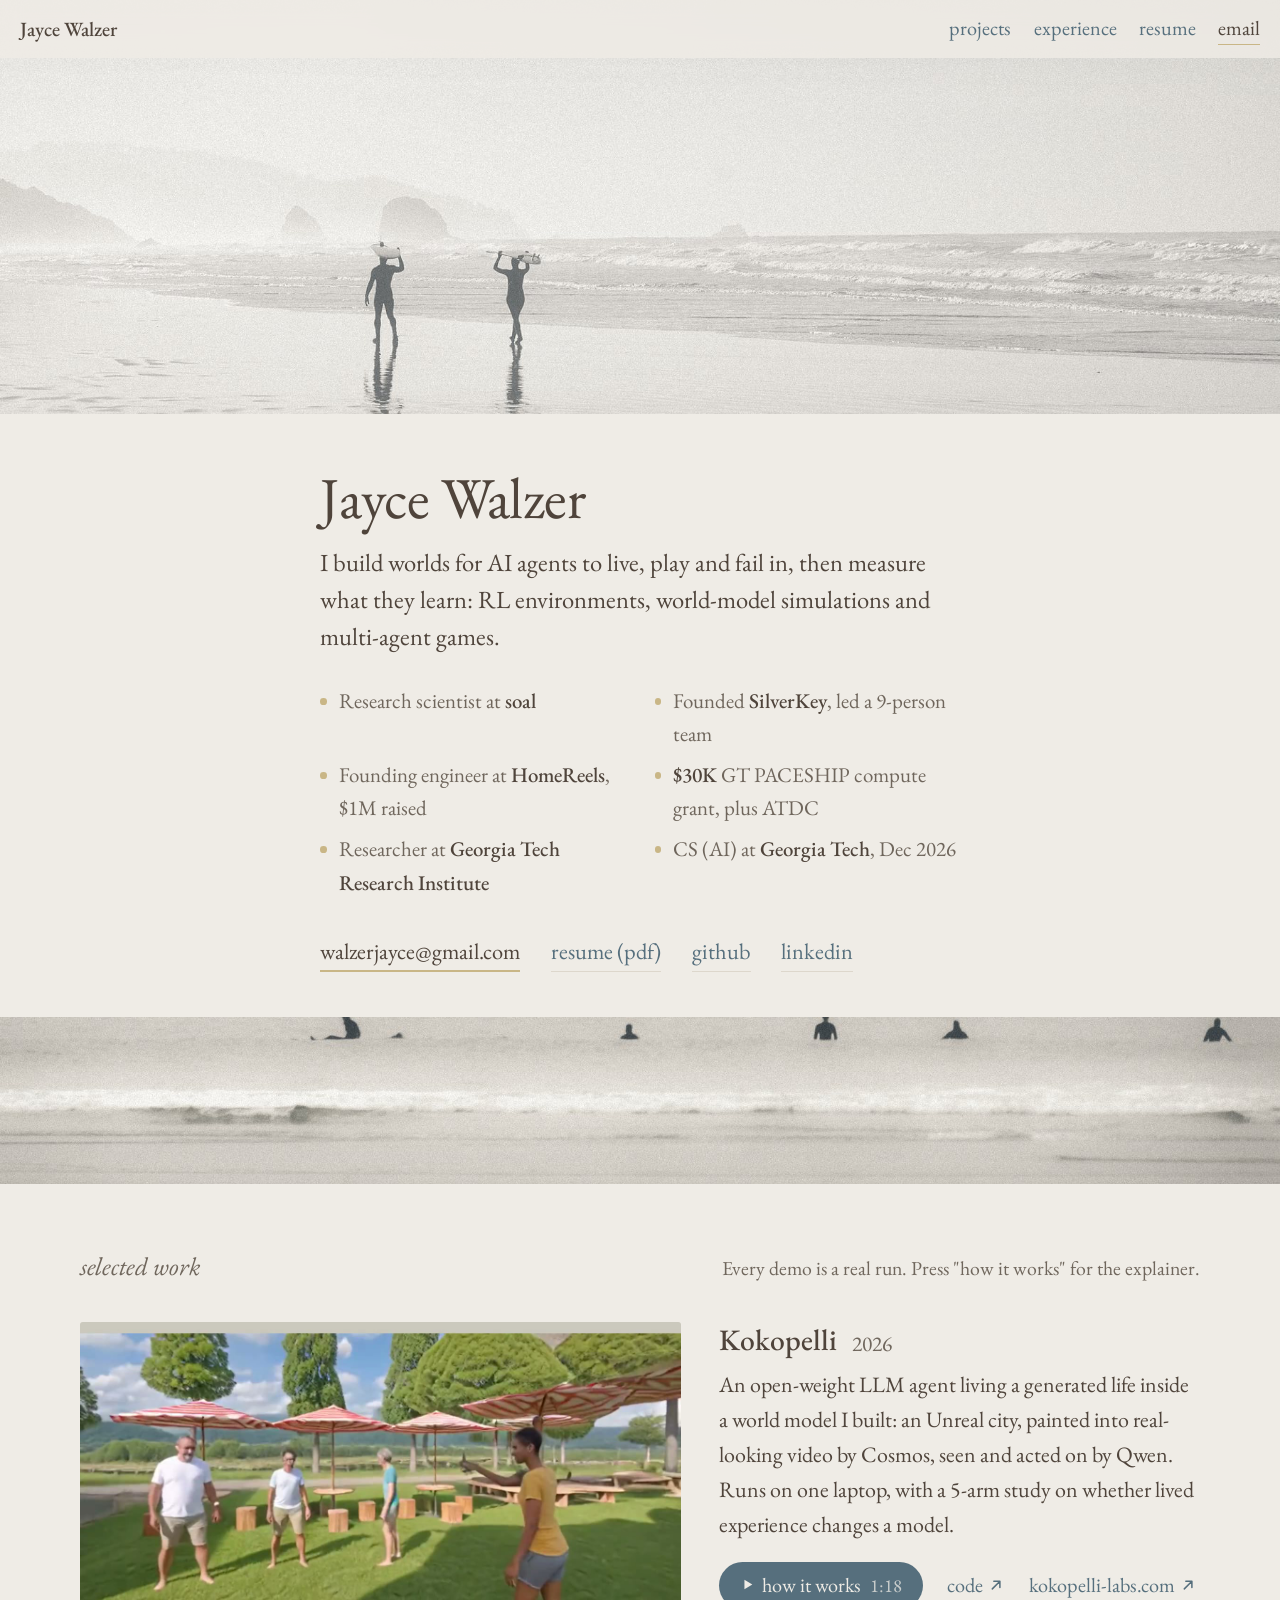
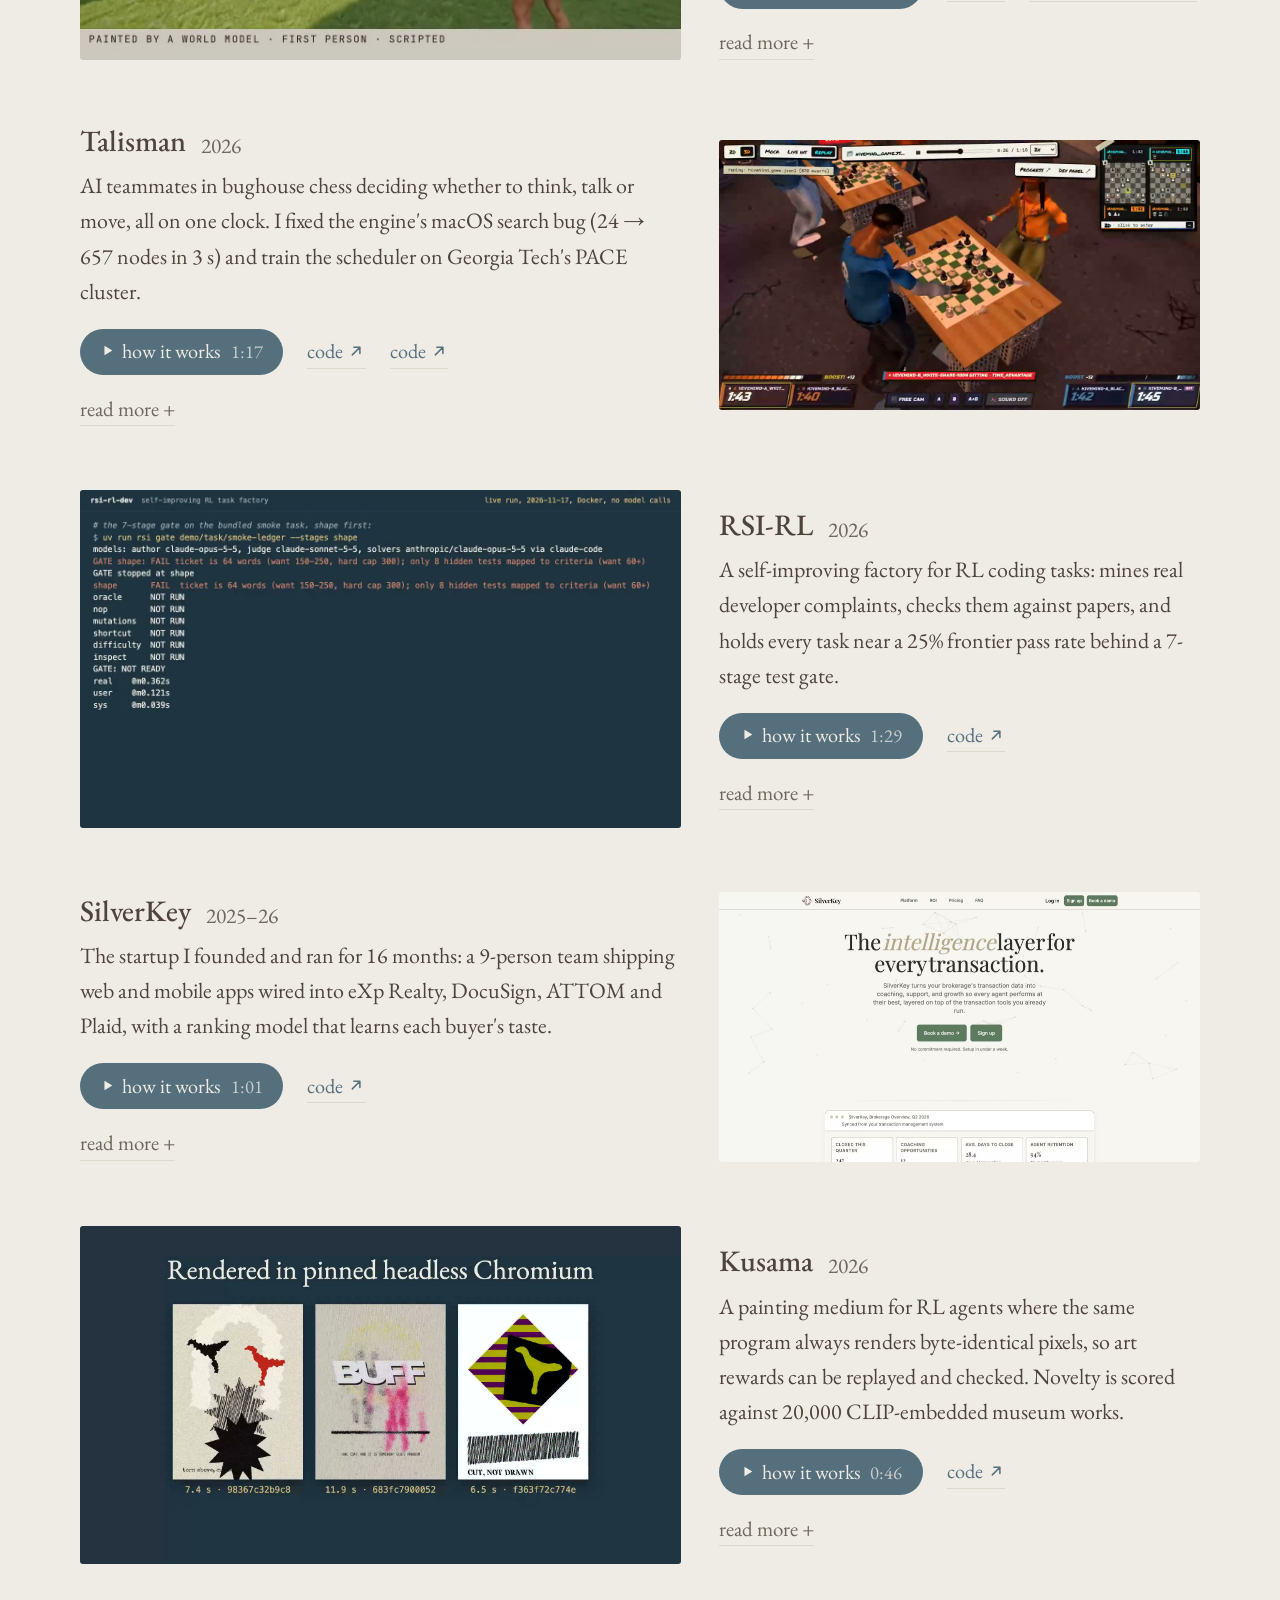
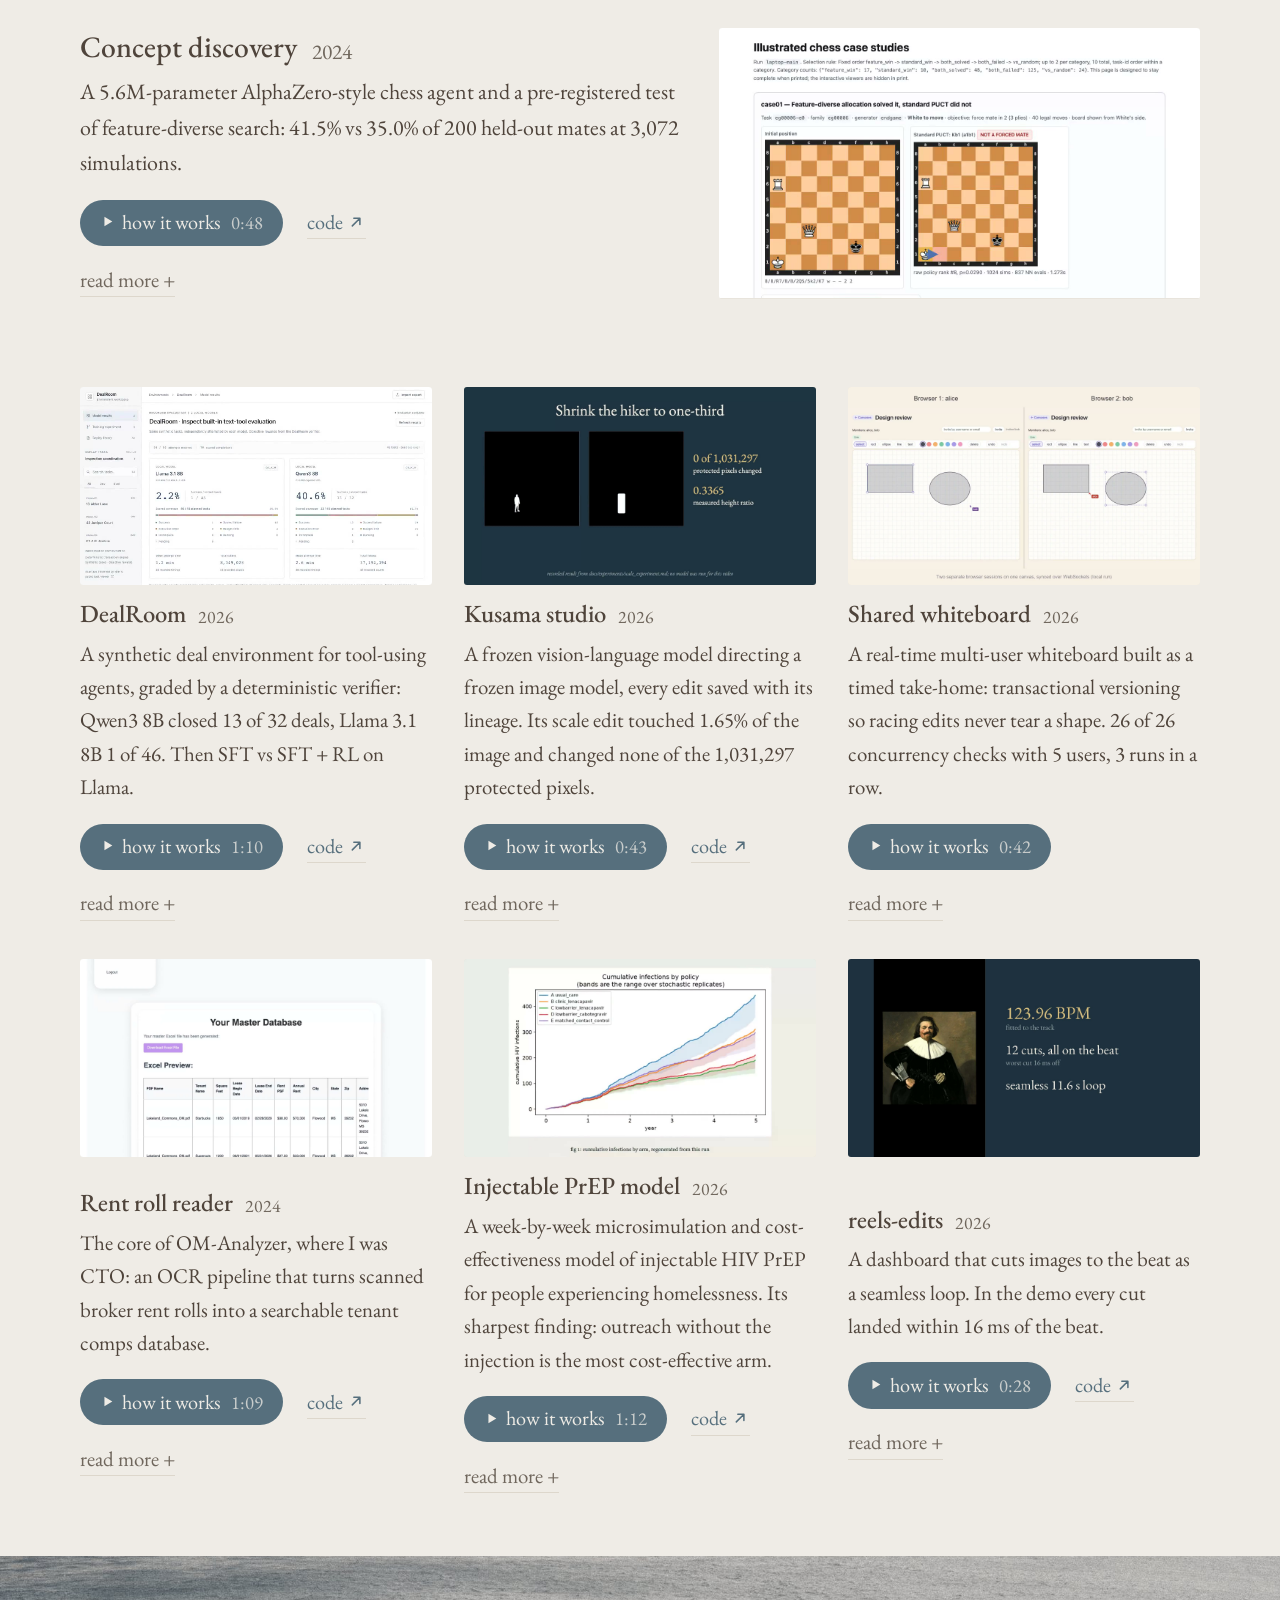
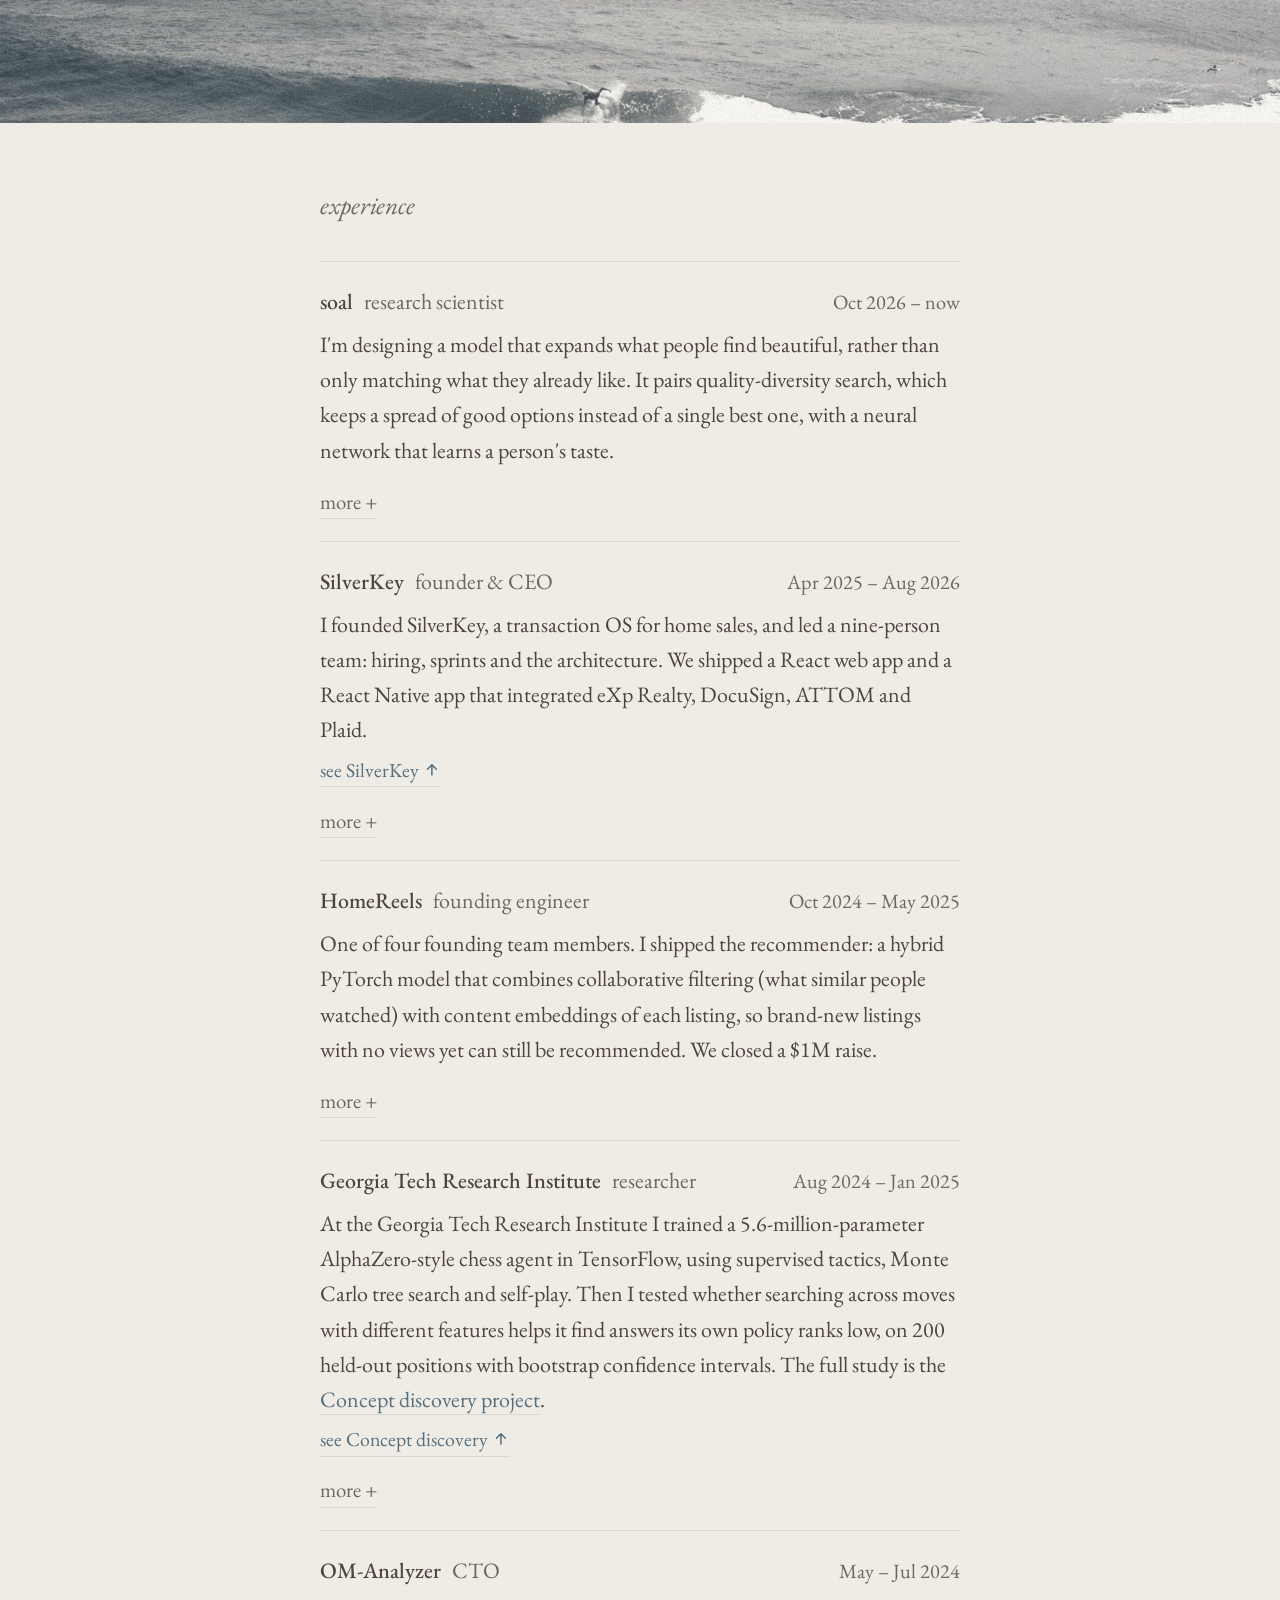
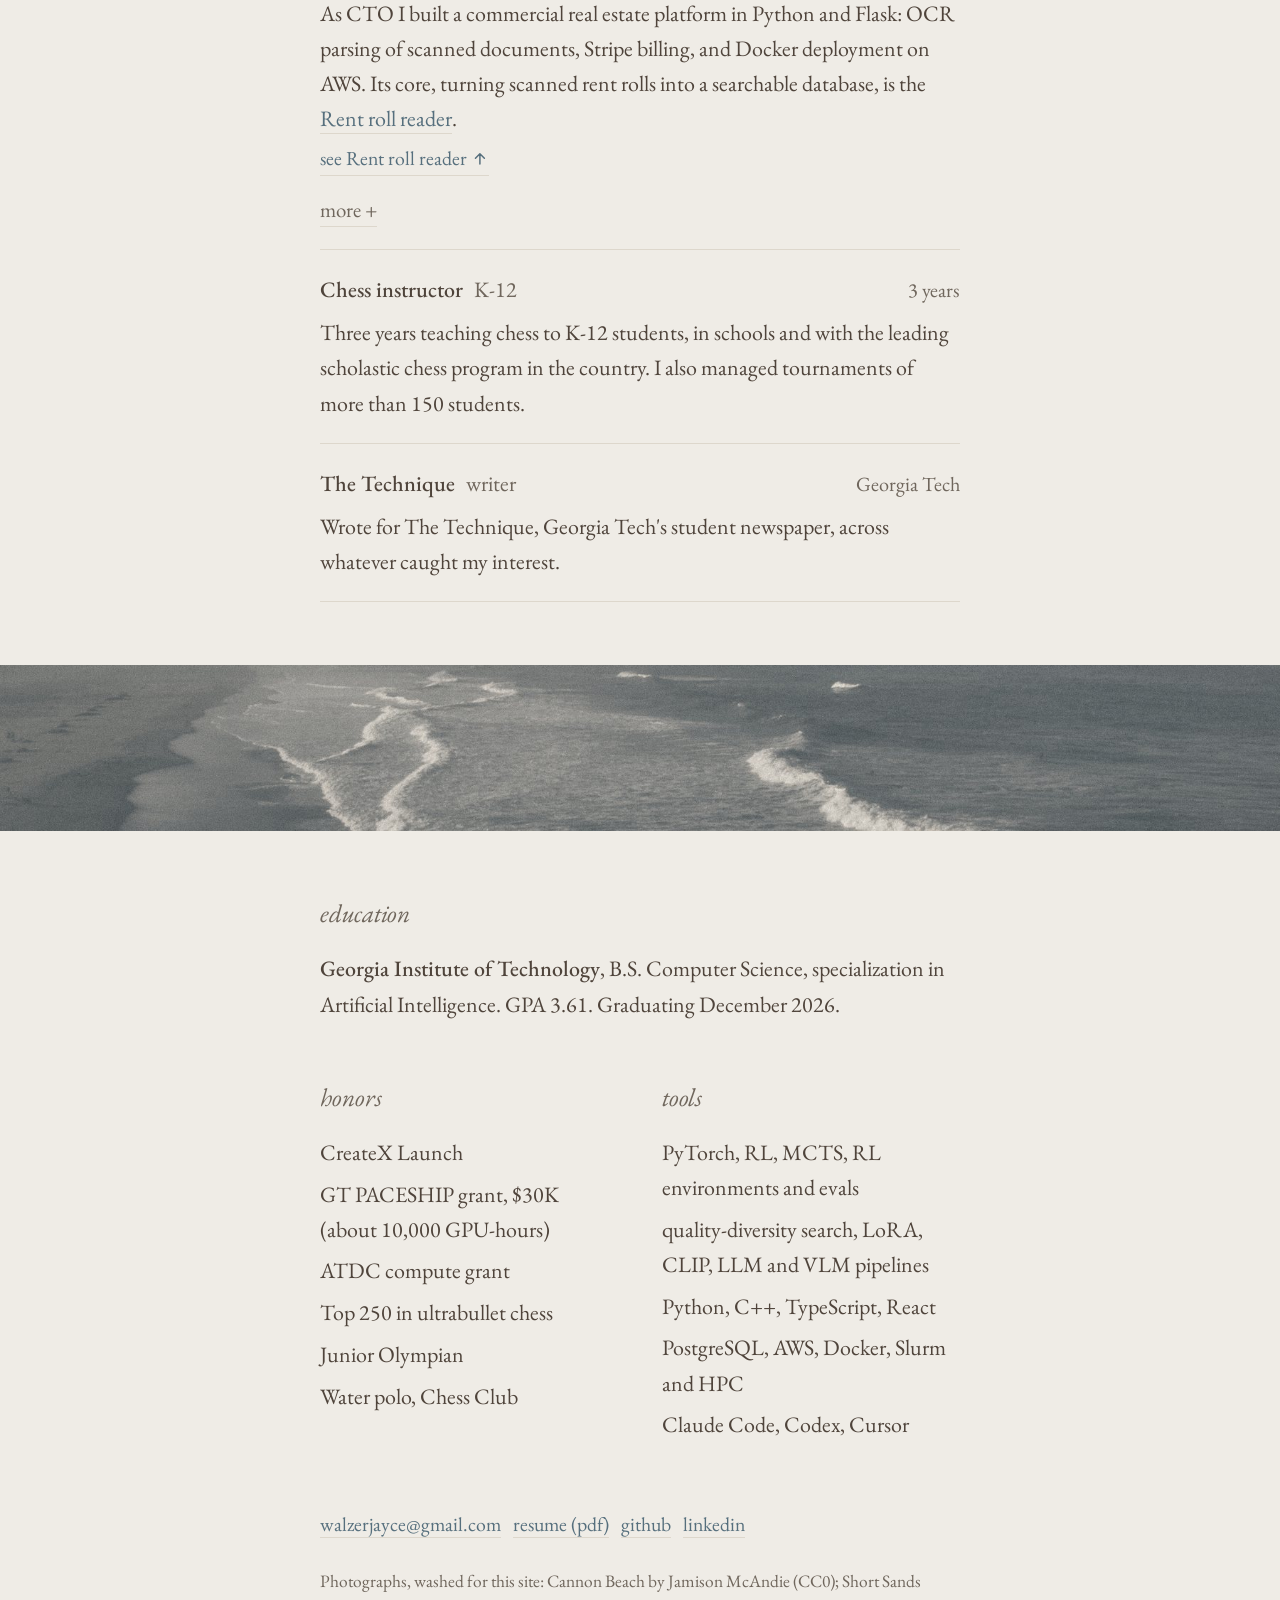
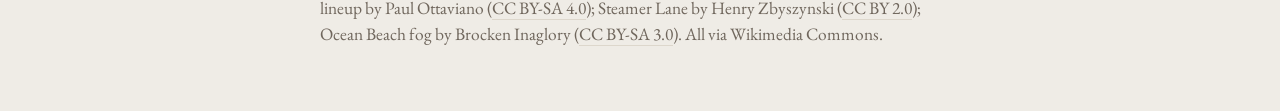
<file: index.html>
<!doctype html>
<html lang="en">
<head>
<meta charset="utf-8">
<meta name="viewport" content="width=device-width, initial-scale=1">
<title>Jayce Walzer</title>
<link rel="icon" href="assets/icon.svg" type="image/svg+xml">
<link rel="apple-touch-icon" href="assets/apple-touch-icon.png">
<meta name="description" content="Jayce Walzer builds worlds for AI agents to live, play and fail in: RL environments, world models, multi-agent RL. Founder of SilverKey, research scientist at soal.">
<meta property="og:title" content="Jayce Walzer">
<meta property="og:description" content="Worlds for AI agents to live, play and fail in. 12 projects, each with a live demo and an explainer.">
<meta property="og:image" content="https://jaycewalzer.com/assets/washed/cannon.jpg">
<meta name="theme-color" content="#EFECE6">
<link rel="preconnect" href="https://fonts.googleapis.com">
<link rel="preconnect" href="https://fonts.gstatic.com" crossorigin>
<link href="https://fonts.googleapis.com/css2?family=EB+Garamond:ital,wght@0,400;0,500;1,400&display=swap" rel="stylesheet">
<link rel="preload" as="image" href="assets/washed/cannon.jpg">
<style>
/* The site palette, washed: fog, Pacific, driftwood, dune grass. */
:root{
  --fog:#EFECE6; --ink:#4F443B; --soft:#6F665C; --sea:#566F7D; --gold:#C9B686; --line:#DDD7CC; --card:#E8E4DC;
  --size:clamp(19px, 0.6vw + 15.5px, 22px);
  --col:min(640px, 100% - 40px);
  --wide:min(1120px, 100% - 40px);
}
*{box-sizing:border-box;margin:0;padding:0}
html{-webkit-text-size-adjust:100%;scroll-behavior:smooth;scroll-padding-top:64px}
body{background:var(--fog);color:var(--ink);font:400 var(--size)/1.6 "EB Garamond",Georgia,serif;-webkit-font-smoothing:antialiased;text-rendering:optimizeLegibility}
a{color:var(--sea);text-decoration:none;border-bottom:1px solid var(--line);transition:border-color .2s,color .2s}
a:hover{border-color:var(--gold)}
b{font-weight:500}
code{font-size:.85em}

/* top bar: always one click from resume and email */
.bar{position:fixed;inset:0 0 auto 0;z-index:20;display:flex;justify-content:space-between;align-items:center;
  padding:12px 20px;font-size:.92em;background:rgba(239,236,230,.82);backdrop-filter:blur(10px);-webkit-backdrop-filter:blur(10px);
  border-bottom:1px solid transparent;transition:border-color .3s}
.bar.on{border-color:var(--line)}
.bar .me{color:var(--ink);border:0;font-weight:500}
.bar nav{display:flex;gap:1.1em}
.bar nav a{border:0}
.bar nav a.cta{color:var(--ink);border-bottom:1px solid var(--gold)}

.photo{display:block;width:100%;object-fit:cover}
.hero{height:clamp(240px, 46vh, 520px)}
.band{height:clamp(80px, 13vw, 180px)}

header.intro{width:var(--col);margin:0 auto;padding:clamp(36px,6vh,64px) 0 clamp(28px,5vh,48px)}
h1{font-weight:400;font-size:clamp(38px,4.8vw,58px);line-height:1.05;letter-spacing:-.01em}
.lede{margin-top:.6em;font-size:1.12em;line-height:1.5}
.proof{list-style:none;margin-top:1.4em;display:grid;grid-template-columns:1fr 1fr;gap:.35em 1.4em;font-size:.95em;color:var(--soft)}
.proof li{padding-left:.9em;position:relative}
.proof li::before{content:"";position:absolute;left:0;top:.68em;width:.32em;height:.32em;border-radius:50%;background:var(--gold)}
.proof b{color:var(--ink)}
.ctas{display:flex;flex-wrap:wrap;gap:.6em 1.4em;margin-top:1.6em}
.ctas a{font-size:1.02em}
.ctas a.primary{color:var(--ink);border-bottom:2px solid var(--gold)}

section{padding:clamp(40px,7vh,80px) 0}
.head{width:var(--wide);margin:0 auto 1.6em;display:flex;justify-content:space-between;align-items:baseline;gap:1em;flex-wrap:wrap}
h2{font-weight:400;font-style:italic;font-size:1.15em;color:var(--soft)}
.head p{color:var(--soft);font-size:.9em}

/* projects */
.grid{width:var(--wide);margin:0 auto;display:grid;gap:clamp(36px,5vw,64px)}
.proj{display:grid;grid-template-columns:1.25fr 1fr;gap:clamp(20px,3vw,40px);align-items:center}
.proj:nth-child(even) .demo{order:2}
.proj h3{font-weight:500;font-size:1.35em;line-height:1.15}
.proj h3 .when{font-weight:400;font-size:.72em;color:var(--soft);margin-left:.4em;vertical-align:middle}
.hook{margin-top:.45em}
.row{display:flex;flex-wrap:wrap;align-items:center;gap:.5em 1.1em;margin-top:.9em}
.links{display:contents}
.links a{font-size:.92em}
.explain{font:inherit;font-size:.92em;color:var(--fog);background:var(--sea);border:0;border-radius:999px;padding:.32em 1em .36em;cursor:pointer;transition:background .2s}
.explain:hover{background:#465d69}
.explain span{opacity:.75;margin-left:.3em;font-size:.92em}
.demo{position:relative;border-radius:3px;overflow:hidden;background:var(--card);aspect-ratio:16/9}
.demo video{display:block;width:100%;height:100%;object-fit:contain;background:var(--card)}
.more{margin-top:.8em;font-size:.95em}
.more summary{cursor:pointer;color:var(--soft);list-style:none;display:inline-block;border-bottom:1px solid var(--line)}
.more summary::-webkit-details-marker{display:none}
.more summary::after{content:" +"}
.more[open] summary::after{content:" −"}
.more p,.more ul{margin-top:.7em}
.more ul{padding-left:1.1em}
.stack{color:var(--soft);font-size:.92em}
.others{margin-top:clamp(48px,7vw,88px);grid-template-columns:repeat(3,1fr);gap:clamp(24px,3vw,40px) clamp(20px,2.5vw,32px)}
.others .proj{grid-template-columns:1fr;align-items:start;gap:14px}
.others .proj .demo{order:0}
.others .proj h3{font-size:1.12em}
.others .hook{font-size:.95em}

/* work */
.work{width:var(--col);margin:0 auto;list-style:none}
.work li{border-top:1px solid var(--line);padding:1em 0}
.work li:last-child{border-bottom:1px solid var(--line)}
.jhead{display:flex;flex-wrap:wrap;align-items:baseline;gap:.2em .5em}
.jhead span{color:var(--soft)}
.jhead em{font-style:normal;color:var(--soft);font-size:.92em;margin-left:auto}
.jbody p{margin-top:.35em}
.see{font-size:.9em;display:inline-block;margin-top:.35em}
.ic{width:.9em;height:.9em;vertical-align:-.1em;display:inline-block;flex:none}
.explain .ic{width:.75em;height:.75em;vertical-align:-.02em;margin-right:.15em}

.resume{width:var(--col);margin:0 auto}
.plain{list-style:none}
.plain li{padding:.15em 0}
.cols{display:grid;grid-template-columns:1fr 1fr;gap:2em;margin-top:2.4em}
footer{width:var(--col);margin:0 auto;padding:0 0 64px;color:var(--soft);font-size:.9em}
footer .credits{margin-top:1.6em;font-size:.88em;line-height:1.5}
footer .credits a{color:var(--soft)}

/* explainer player */
dialog{border:0;padding:0;background:transparent;width:min(1200px,94vw,(82vh - 40px)*16/9);max-width:none;margin:auto}
dialog::backdrop{background:rgba(31,50,64,.88)}
dialog video{display:block;width:100%;max-height:82vh;background:#1F3240;border-radius:3px}
dialog .dh{display:flex;justify-content:space-between;color:#F1ECE2;margin-bottom:.5em;font-size:1.05em}
dialog button{font:inherit;background:none;border:0;color:#F1ECE2;cursor:pointer;font-size:1.1em}

@media (max-width:900px){
  .proj,.others{grid-template-columns:1fr}
  .proj:nth-child(even) .demo{order:0}
  .others{grid-template-columns:1fr 1fr}
}
@media (max-width:600px){
  .others{grid-template-columns:1fr}
  .proof{grid-template-columns:1fr}
  .cols{grid-template-columns:1fr;gap:1.6em}
  .bar nav .hide-s{display:none}
  .jhead em{margin-left:0;width:100%}
}
@media (prefers-reduced-motion:reduce){html{scroll-behavior:auto}}
</style>
</head>
<body>
<div class="bar" id="bar"><a class="me" href="#">Jayce Walzer</a><nav><a class="hide-s" href="#work">projects</a><a class="hide-s" href="#jobs">experience</a><a href="assets/Jayce_Walzer_Resume.pdf">resume</a><a class="cta" href="mailto:walzerjayce@gmail.com">email</a></nav></div>

<img class="photo hero" src="assets/washed/cannon.jpg" alt="Two surfers walking out at Cannon Beach, Oregon" style="object-position:center 62%" decoding="async">

<header class="intro">
  <h1>Jayce Walzer</h1>
  <p class='lede'>I build worlds for AI agents to live, play and fail in, then measure what they learn: RL environments, world-model simulations and multi-agent games.</p>
  <ul class="proof"><li>Research scientist at <b>soal</b></li><li>Founded <b>SilverKey</b>, led a 9-person team</li><li>Founding engineer at <b>HomeReels</b>, $1M raised</li><li><b>$30K</b> GT PACESHIP compute grant, plus ATDC</li><li>Researcher at <b>Georgia Tech Research Institute</b></li><li>CS (AI) at <b>Georgia Tech</b>, Dec 2026</li></ul>
  <div class="ctas"><a class="primary" href="mailto:walzerjayce@gmail.com">walzerjayce@gmail.com</a><a href="assets/Jayce_Walzer_Resume.pdf">resume (pdf)</a><a href="https://github.com/jaycewalzer1">github</a><a href="https://linkedin.com/in/jayce-walzer">linkedin</a></div>
</header>

<img class="photo band" src="assets/washed/lineup.jpg" alt="Surfers waiting in the lineup at Short Sands, Oregon" style="object-position:center 88%" loading="lazy" decoding="async">

<section id="work">
  <div class="head"><h2>selected work</h2><p>Every demo is a real run. Press "how it works" for the explainer.</p></div>
  <div class="grid">
<article class="proj featured" id="kokopelli">
  <div class="demo"><video data-src="assets/video/kokopelli-demo.mp4" poster="assets/video/kokopelli-demo.jpg" muted loop playsinline preload="none" aria-label="Kokopelli demo"></video></div>
  <div class="txt">
    <h3>Kokopelli <span class="when">2026</span></h3>
    <p class="hook">An open-weight LLM agent living a generated life inside a world model I built: an Unreal city, painted into real-looking video by Cosmos, seen and acted on by Qwen. Runs on one laptop, with a 5-arm study on whether lived experience changes a model.</p>
    <div class="row"><button class="explain" data-src="assets/video/kokopelli-explainer.mp4" data-poster="assets/video/kokopelli-explainer.jpg" data-title="Kokopelli"><svg class="ic" viewBox="0 0 24 24" aria-hidden="true" fill="none" stroke="currentColor" stroke-width="2" stroke-linecap="round" stroke-linejoin="round"><path d="M7 4.5v15l12.5-7.5z" fill="currentColor" stroke="none"/></svg> how it works <span>1:18</span></button><p class="links"><a href="https://github.com/jaycewalzer1/kokopelli">code <svg class="ic" viewBox="0 0 24 24" aria-hidden="true" fill="none" stroke="currentColor" stroke-width="2" stroke-linecap="round" stroke-linejoin="round"><path d="M7 17 17 7M9 7h8v8"/></svg></a><a href="https://kokopelli-labs.com">kokopelli-labs.com <svg class="ic" viewBox="0 0 24 24" aria-hidden="true" fill="none" stroke="currentColor" stroke-width="2" stroke-linecap="round" stroke-linejoin="round"><path d="M7 17 17 7M9 7h8v8"/></svg></a></p></div>
    <details class="more"><summary>read more</summary><p>Kokopelli is an agent that lives inside a world model. A SimWorld city in Unreal holds the physical truth. Cosmos3-Nano-Sim-Transfer paints that sim into realistic video from its control videos (depth, segmentation, edges, blur). A Qwen3-VL-8B agent sees only that painted video, plus words for what its body feels (&quot;you feel shaky and empty inside&quot;, never a number), decides, and its action lands back in the sim. Everything runs locally on Apple silicon.</p><p>The question behind it: does living through experience, with a LoRA updating the weights each night while the agent sleeps, shift a model differently than simply telling it the same facts? I&#x27;m testing that as a 5-arm study: the adapter trained on its own lives, the untrained model, the same model told every effect in its prompt, and two controls trained with the same code (one rewarded for more of everything, one with shuffled rewards).</p><p>The first 25-day lived run finished end to end: 99 decisions, 25 trained nights, MMLU unchanged at 75.0. Its honest result is that the choices mostly matched the untrained model&#x27;s prior, so the next runs raise the sampling temperature and add flipped and shuffled arms to tell learning from prior.</p><p class="stack">Python, MLX, Qwen3-VL-8B, Cosmos3-Nano, Unreal Engine (SimWorld), LoRA</p></details>
  </div>
</article>
<article class="proj featured" id="talisman">
  <div class="demo"><video data-src="assets/video/talisman-demo.mp4" poster="assets/video/talisman-demo.jpg" muted loop playsinline preload="none" aria-label="Talisman demo"></video></div>
  <div class="txt">
    <h3>Talisman <span class="when">2026</span></h3>
    <p class="hook">AI teammates in bughouse chess deciding whether to think, talk or move, all on one clock. I fixed the engine&#x27;s macOS search bug (24 → 657 nodes in 3 s) and train the scheduler on Georgia Tech&#x27;s PACE cluster.</p>
    <div class="row"><button class="explain" data-src="assets/video/talisman-explainer.mp4" data-poster="assets/video/talisman-explainer.jpg" data-title="Talisman"><svg class="ic" viewBox="0 0 24 24" aria-hidden="true" fill="none" stroke="currentColor" stroke-width="2" stroke-linecap="round" stroke-linejoin="round"><path d="M7 4.5v15l12.5-7.5z" fill="currentColor" stroke="none"/></svg> how it works <span>1:17</span></button><p class="links"><a href="https://github.com/jaycewalzer1/talisman-bughouse-engine">code <svg class="ic" viewBox="0 0 24 24" aria-hidden="true" fill="none" stroke="currentColor" stroke-width="2" stroke-linecap="round" stroke-linejoin="round"><path d="M7 17 17 7M9 7h8v8"/></svg></a><a href="https://github.com/jaycewalzer1/hivemind">code <svg class="ic" viewBox="0 0 24 24" aria-hidden="true" fill="none" stroke="currentColor" stroke-width="2" stroke-linecap="round" stroke-linejoin="round"><path d="M7 17 17 7M9 7h8v8"/></svg></a></p></div>
    <details class="more"><summary>read more</summary><p>Talisman is my research code for one question: how should AI bughouse teammates share time and computation between thinking, talking and moving?</p><p>Bughouse is chess for two teams of two on two boards. When you capture a piece it goes to your partner, who can drop it onto their own board as a move. Everyone is on a clock, and a checkmate or a flag on either board ends the game for both. So each turn is a choice: think longer, ask for a piece, or sit and wait for one while the clock runs.</p><p>I build on Hivemind, an AlphaZero-style bughouse engine. Before adding anything I fixed its baseline on macOS: a <code>-Ofast</code> finite-math flag was making search selection return nothing (24 nodes in 3 s); after the fix the C++ suite passes 296/296. On top, an arena runs four players on a shared simulated clock with partner messages (need, have, sit, go), and a small scheduler policy, trained with REINFORCE on team wins, decides around the frozen engine: move or wait, what to say, and how long to think. A 3D viewer replays every game.</p><p class="stack">C++, Python, PyTorch, ONNX Runtime, Fairy-Stockfish, React, three.js, Vite</p></details>
  </div>
</article>
<article class="proj featured" id="rsi-rl">
  <div class="demo"><video data-src="assets/video/rsi-rl-demo.mp4" poster="assets/video/rsi-rl-demo.jpg" muted loop playsinline preload="none" aria-label="RSI-RL demo"></video></div>
  <div class="txt">
    <h3>RSI-RL <span class="when">2026</span></h3>
    <p class="hook">A self-improving factory for RL coding tasks: mines real developer complaints, checks them against papers, and holds every task near a 25% frontier pass rate behind a 7-stage test gate.</p>
    <div class="row"><button class="explain" data-src="assets/video/rsi-rl-explainer.mp4" data-poster="assets/video/rsi-rl-explainer.jpg" data-title="RSI-RL"><svg class="ic" viewBox="0 0 24 24" aria-hidden="true" fill="none" stroke="currentColor" stroke-width="2" stroke-linecap="round" stroke-linejoin="round"><path d="M7 4.5v15l12.5-7.5z" fill="currentColor" stroke="none"/></svg> how it works <span>1:29</span></button><p class="links"><a href="https://github.com/jaycewalzer1/rsi-rl-dev">code <svg class="ic" viewBox="0 0 24 24" aria-hidden="true" fill="none" stroke="currentColor" stroke-width="2" stroke-linecap="round" stroke-linejoin="round"><path d="M7 17 17 7M9 7h8v8"/></svg></a></p></div>
    <details class="more"><summary>read more</summary><p>RSI-RL is a self-improving factory for RL coding environments. It reads what developers complain about on X, keeps a failure mode only when a published paper backs it up, and stacks at least three independent modes into one Harbor task: a ticket, a starting repo and hidden tests.</p><p>Every task passes a seven-stage gate before it counts: shape, the reference solution scoring 1 in three runs, the untouched repo scoring 0, every mutation patch caught by a failing test, a red-team shortcut attempt, K cold attempts by a frontier agent, and a fairness check that each failed test maps to a ticket sentence. Calibration then holds the pass rate near 25%. A task everyone solves, or no one solves, teaches nothing; one that is solved some of the time gives a learning signal. Too easy adds a criterion from a fresh failure mode, too hard drops the case family most attempts miss.</p><p>The self-improving part: each calibrated task records which modes made solvers slip, and the next design samples modes from that history. It started from the six tasks I built at the Frist RL hackathon, where cold Opus 5.5 solved between 1 of 4 and 3 of 3.</p><p class="stack">Python, Harbor, Docker, pytest, Claude (author, judge and solver models)</p></details>
  </div>
</article>
<article class="proj featured" id="silverkey">
  <div class="demo"><video data-src="assets/video/silverkey-demo.mp4" poster="assets/video/silverkey-demo.jpg" muted loop playsinline preload="none" aria-label="SilverKey demo"></video></div>
  <div class="txt">
    <h3>SilverKey <span class="when">2025–26</span></h3>
    <p class="hook">The startup I founded and ran for 16 months: a 9-person team shipping web and mobile apps wired into eXp Realty, DocuSign, ATTOM and Plaid, with a ranking model that learns each buyer&#x27;s taste.</p>
    <div class="row"><button class="explain" data-src="assets/video/silverkey-explainer.mp4" data-poster="assets/video/silverkey-explainer.jpg" data-title="SilverKey"><svg class="ic" viewBox="0 0 24 24" aria-hidden="true" fill="none" stroke="currentColor" stroke-width="2" stroke-linecap="round" stroke-linejoin="round"><path d="M7 4.5v15l12.5-7.5z" fill="currentColor" stroke="none"/></svg> how it works <span>1:01</span></button><p class="links"><a href="https://github.com/jaycewalzer1/SilverKey-Inc">code <svg class="ic" viewBox="0 0 24 24" aria-hidden="true" fill="none" stroke="currentColor" stroke-width="2" stroke-linecap="round" stroke-linejoin="round"><path d="M7 17 17 7M9 7h8v8"/></svg></a></p></div>
    <details class="more"><summary>read more</summary><p>SilverKey was my startup. I was Founder and CEO from April 2025 to August 2026 and led a 9-person team. It was an operating system for home transactions, with a React web app, a React Native app, a Flask API and an OpenAPI contract in one monorepo. It integrated eXp Realty, DocuSign, ATTOM and Plaid.</p><p>I architected the property ranking. Each home gets two scores for each buyer. One is the cosine similarity between the buyer&#x27;s preferences and the listing, both embedded with all-MiniLM-L6-v2. The other is an LLM&#x27;s compatibility judgment. The final score blends the two with weights learned per user: an L2-regularized logistic regression predicts likes from the two scores, and its coefficients, normalized, become that buyer&#x27;s blend. Personal weights need at least 10 impressions and one like, and retrain after 10 more. Until then, new buyers borrow the weights of a cohort based on budget, age, zip and home type.</p><p>I also built an LLM contract-extraction pipeline that feeds a per-state compliance engine, for example for FEMA flood zones.</p><p>The demo runs the real web app and API locally on an empty database. Listings come from a paid MLS feed, so search shows no homes.</p><p class="stack">React, React Native, TypeScript, Flask, PostgreSQL, Redis, Celery, OpenAPI, sentence-transformers, scikit-learn, AWS</p></details>
  </div>
</article>
<article class="proj featured" id="kusama">
  <div class="demo"><video data-src="assets/video/kusama-demo.mp4" poster="assets/video/kusama-demo.jpg" muted loop playsinline preload="none" aria-label="Kusama demo"></video></div>
  <div class="txt">
    <h3>Kusama <span class="when">2026</span></h3>
    <p class="hook">A painting medium for RL agents where the same program always renders byte-identical pixels, so art rewards can be replayed and checked. Novelty is scored against 20,000 CLIP-embedded museum works.</p>
    <div class="row"><button class="explain" data-src="assets/video/kusama-explainer.mp4" data-poster="assets/video/kusama-explainer.jpg" data-title="Kusama"><svg class="ic" viewBox="0 0 24 24" aria-hidden="true" fill="none" stroke="currentColor" stroke-width="2" stroke-linecap="round" stroke-linejoin="round"><path d="M7 4.5v15l12.5-7.5z" fill="currentColor" stroke="none"/></svg> how it works <span>0:46</span></button><p class="links"><a href="https://github.com/jaycewalzer1/kusama">code <svg class="ic" viewBox="0 0 24 24" aria-hidden="true" fill="none" stroke="currentColor" stroke-width="2" stroke-linecap="round" stroke-linejoin="round"><path d="M7 17 17 7M9 7h8v8"/></svg></a></p></div>
    <details class="more"><summary>read more</summary><p>Kusama is a painting medium I built as the ground floor of an RL environment for artistic judgment. An agent never outputs pixels. It writes a JSON program, a tree of typed nodes with no free code, and changes it only through eight kinds of bounded edits. p5 and p5.brush draw the program inside a pinned headless Chromium on software WebGL.</p><p>The point is determinism: under one pinned configuration, the same program renders to a byte-identical canonical.png. That makes runs replayable and rewards checkable. Every step goes into a hash-chained log, and a finished run replays byte for byte with the model unplugged, so scores can be rebuilt from the record alone. To get there, the renderer warms up until two frames agree and returns only once two consecutive renders hash the same.</p><p>For novelty, I embedded about 20,000 public-domain works from the Cleveland Museum of Art, the Met and the Art Institute of Chicago with CLIP. A painting&#x27;s novelty is one minus its cosine to the nearest one.</p><p>In the demo, a second render in a fresh browser gave the same sha256, and 11 committed goldens check this on every test run.</p><p class="stack">TypeScript, Node, p5.js, p5.brush, Playwright, headless Chromium, JSON Schema, CLIP (ONNX), Claude Sonnet (agent policy), Claude Opus (judge)</p></details>
  </div>
</article>
<article class="proj featured" id="concept-discovery">
  <div class="demo"><video data-src="assets/video/concept-discovery-demo.mp4" poster="assets/video/concept-discovery-demo.jpg" muted loop playsinline preload="none" aria-label="Concept discovery demo"></video></div>
  <div class="txt">
    <h3>Concept discovery <span class="when">2024</span></h3>
    <p class="hook">A 5.6M-parameter AlphaZero-style chess agent and a pre-registered test of feature-diverse search: 41.5% vs 35.0% of 200 held-out mates at 3,072 simulations.</p>
    <div class="row"><button class="explain" data-src="assets/video/concept-discovery-explainer.mp4" data-poster="assets/video/concept-discovery-explainer.jpg" data-title="Concept discovery"><svg class="ic" viewBox="0 0 24 24" aria-hidden="true" fill="none" stroke="currentColor" stroke-width="2" stroke-linecap="round" stroke-linejoin="round"><path d="M7 4.5v15l12.5-7.5z" fill="currentColor" stroke="none"/></svg> how it works <span>0:48</span></button><p class="links"><a href="https://github.com/jaycewalzer1/ChessConceptDiscovery">code <svg class="ic" viewBox="0 0 24 24" aria-hidden="true" fill="none" stroke="currentColor" stroke-width="2" stroke-linecap="round" stroke-linejoin="round"><path d="M7 17 17 7M9 7h8v8"/></svg></a></p></div>
    <details class="more"><summary>read more</summary><p>At the Georgia Tech Research Institute I asked a narrow question: at a fixed search budget, does exploring candidate moves with different chess features help a small AlphaZero-style agent find correct moves that its own policy ranks low?</p><p>I trained a 5.6-million-parameter network in TensorFlow with supervised tactics, Monte Carlo tree search and self-play, then froze it and compared four ways of spending the same search budget: standard PUCT, quality-only, random, and feature-diverse allocation. The benchmark is 200 held-out forced-mate positions from 175 source families, graded by a forced-mate verifier I wrote that checks every legal defence. No chess engine or language model is used.</p><p>Feature-diverse search came out ahead at every budget: 32.5% against 29.0% at 1,024 simulations, and 41.5% against 35.0% at 3,072. But the 95% interval at the main budget, -1.5 to +8.8 points, includes zero, so the pre-registered verdict is inconclusive. The one interval that excludes zero is on positions the policy ranks outside its top three: +7.6 points over quality-only.</p><p class="stack">Python, TensorFlow, MCTS, python-chess, bootstrap statistics</p></details>
  </div>
</article>
  </div>
  <div class="grid others">
<article class="proj" id="dealroom">
  <div class="demo"><video data-src="assets/video/dealroom-demo.mp4" poster="assets/video/dealroom-demo.jpg" muted loop playsinline preload="none" aria-label="DealRoom demo"></video></div>
  <div class="txt">
    <h3>DealRoom <span class="when">2026</span></h3>
    <p class="hook">A synthetic deal environment for tool-using agents, graded by a deterministic verifier: Qwen3 8B closed 13 of 32 deals, Llama 3.1 8B 1 of 46. Then SFT vs SFT + RL on Llama.</p>
    <div class="row"><button class="explain" data-src="assets/video/dealroom-explainer.mp4" data-poster="assets/video/dealroom-explainer.jpg" data-title="DealRoom"><svg class="ic" viewBox="0 0 24 24" aria-hidden="true" fill="none" stroke="currentColor" stroke-width="2" stroke-linecap="round" stroke-linejoin="round"><path d="M7 4.5v15l12.5-7.5z" fill="currentColor" stroke="none"/></svg> how it works <span>1:10</span></button><p class="links"><a href="https://github.com/jaycewalzer1/DealRoom">code <svg class="ic" viewBox="0 0 24 24" aria-hidden="true" fill="none" stroke="currentColor" stroke-width="2" stroke-linecap="round" stroke-linejoin="round"><path d="M7 17 17 7M9 7h8v8"/></svg></a></p></div>
    <details class="more"><summary>read more</summary><p>DealRoom is a synthetic deal environment for testing and training tool-using language models. An agent has to close a fictional transaction: gather evidence, get authority, draft the right amendment, collect signatures on that exact revision before the deadline, commit to proceed or cancel, and report what happened. It works through seven typed tools, and a plausible explanation, an informal agreement or an unsigned draft does not count.</p><p>A deterministic Python verifier scores the final state: authority, signatures, deadlines, buyer constraints and the structured final claims, with no LLM judge. Inspect AI runs the agent loop, and a local React research console shows model results, trajectories step by step, and grading.</p><p>On 48 generated scenarios, Qwen3 8B passed 13 of 32 scored tasks and Llama 3.1 8B passed 1 of 46. Budget limits stay unscored, so the two cover different subsets. I then trained Llama with supervised fine-tuning and with SFT followed by RL; each passed the same 2 of 64 held-out tasks, so RL added no measured gain.</p><p class="stack">Python, Inspect AI, Ollama, MLX LoRA, React, TypeScript</p></details>
  </div>
</article>
<article class="proj" id="kusama-studio">
  <div class="demo"><video data-src="assets/video/kusama-studio-demo.mp4" poster="assets/video/kusama-studio-demo.jpg" muted loop playsinline preload="none" aria-label="Kusama studio demo"></video></div>
  <div class="txt">
    <h3>Kusama studio <span class="when">2026</span></h3>
    <p class="hook">A frozen vision-language model directing a frozen image model, every edit saved with its lineage. Its scale edit touched 1.65% of the image and changed none of the 1,031,297 protected pixels.</p>
    <div class="row"><button class="explain" data-src="assets/video/kusama-studio-explainer.mp4" data-poster="assets/video/kusama-studio-explainer.jpg" data-title="Kusama studio"><svg class="ic" viewBox="0 0 24 24" aria-hidden="true" fill="none" stroke="currentColor" stroke-width="2" stroke-linecap="round" stroke-linejoin="round"><path d="M7 4.5v15l12.5-7.5z" fill="currentColor" stroke="none"/></svg> how it works <span>0:43</span></button><p class="links"><a href="https://github.com/jaycewalzer1/Kusama_v2">code <svg class="ic" viewBox="0 0 24 24" aria-hidden="true" fill="none" stroke="currentColor" stroke-width="2" stroke-linecap="round" stroke-linejoin="round"><path d="M7 17 17 7M9 7h8v8"/></svg></a></p></div>
    <details class="more"><summary>read more</summary><p>Kusama Studio is the second version of Kusama. Instead of a hand-built medium, a frozen vision-language model directs a frozen image model. Qwen3-VL-8B-Instruct reads a reference packet and the current image, then proposes one concrete change and its expected effect. FLUX.2-klein-base-4B generates or edits the image. Nothing is trained, and both run locally on a 36 GB M4 Max, one after the other to fit in memory.</p><p>Every proposal, mask, image, hash and cost is saved with its parent, so each work carries a lineage tree. Model choices and human judgments are stored apart, and only a person advances a work.</p><p>The clearest result is a scale experiment. Qwen directed shrinking a hiker to one-third size. FLUX repaired a patch of 1.65% of the image, none of the 1,031,297 protected pixels changed, and the measured height ratio was 0.3365. Asked whether the smaller figure changed the feeling of vastness, the human reviewer said yes. Qwen&#x27;s first unguided edit was less clear: the reviewer wasn&#x27;t sure it felt any more vast.</p><p class="stack">Python, PyTorch (MPS), Diffusers, Transformers, FastAPI, SQLite</p></details>
  </div>
</article>
<article class="proj" id="whiteboard">
  <div class="demo"><video data-src="assets/video/whiteboard-demo.mp4" poster="assets/video/whiteboard-demo.jpg" muted loop playsinline preload="none" aria-label="Shared whiteboard demo"></video></div>
  <div class="txt">
    <h3>Shared whiteboard <span class="when">2026</span></h3>
    <p class="hook">A real-time multi-user whiteboard built as a timed take-home: transactional versioning so racing edits never tear a shape. 26 of 26 concurrency checks with 5 users, 3 runs in a row.</p>
    <div class="row"><button class="explain" data-src="assets/video/whiteboard-explainer.mp4" data-poster="assets/video/whiteboard-explainer.jpg" data-title="Shared whiteboard"><svg class="ic" viewBox="0 0 24 24" aria-hidden="true" fill="none" stroke="currentColor" stroke-width="2" stroke-linecap="round" stroke-linejoin="round"><path d="M7 4.5v15l12.5-7.5z" fill="currentColor" stroke="none"/></svg> how it works <span>0:42</span></button></div>
    <details class="more"><summary>read more</summary><p>I built this real-time collaborative whiteboard as a timed take-home for Mechanize. It is meant for design reviews where 2 to 5 people on a call edit the same canvas, often the same shapes at once. It has accounts, invites, four shape types, live named cursors and per-user undo and redo, and canvases persist.</p><p>The hard part is keeping everyone consistent. Every edit is one Postgres transaction. It bumps a per-canvas sequence number under a row lock, so edits are serialized and that number becomes the shape&#x27;s version. Only after the commit does the server broadcast the new row. Each client keeps the highest version it has seen, so a late or out-of-order frame can never move anything backwards. A shape&#x27;s position and size are replaced as one unit, so a drag and a resize that race end as one user&#x27;s shape, never a mix of both. Deletes are tombstones, so a late drag can&#x27;t bring a shape back. Undo just sends the inverse of my own edit through the same path.</p><p>Before submitting, I ran a scripted test with 5 users on one canvas, firing edits at the same time: 26 of 26 checks passed on 3 runs in a row.</p><p class="stack">React, TypeScript, Vite, FastAPI, WebSockets, PostgreSQL (asyncpg), Docker Compose</p></details>
  </div>
</article>
<article class="proj" id="rent-roll">
  <div class="demo"><video data-src="assets/video/rent-roll-demo.mp4" poster="assets/video/rent-roll-demo.jpg" muted loop playsinline preload="none" aria-label="Rent roll reader demo"></video></div>
  <div class="txt">
    <h3>Rent roll reader <span class="when">2024</span></h3>
    <p class="hook">The core of OM-Analyzer, where I was CTO: an OCR pipeline that turns scanned broker rent rolls into a searchable tenant comps database.</p>
    <div class="row"><button class="explain" data-src="assets/video/rent-roll-explainer.mp4" data-poster="assets/video/rent-roll-explainer.jpg" data-title="Rent roll reader"><svg class="ic" viewBox="0 0 24 24" aria-hidden="true" fill="none" stroke="currentColor" stroke-width="2" stroke-linecap="round" stroke-linejoin="round"><path d="M7 4.5v15l12.5-7.5z" fill="currentColor" stroke="none"/></svg> how it works <span>1:09</span></button><p class="links"><a href="https://github.com/jaycewalzer1/rr-tool2">code <svg class="ic" viewBox="0 0 24 24" aria-hidden="true" fill="none" stroke="currentColor" stroke-width="2" stroke-linecap="round" stroke-linejoin="round"><path d="M7 17 17 7M9 7h8v8"/></svg></a></p></div>
    <details class="more"><summary>read more</summary><p>As CTO of OM-Analyzer (May–Jul 2024) I built a commercial real estate platform in Python and Flask. Its core turned offering memorandums into a tenant comps database. Brokers&#x27; PDFs often hold the rent roll as a scanned image with no text to copy, laid out differently by every broker.</p><p>You drag a PDF into the web app. It goes to S3 through a presigned upload, then the server finds the rent-roll page. It renders that page at 300 dpi, sharpens it, boosts the contrast and runs Tesseract. A cleaning pass drops note and boilerplate lines and keeps the lines that carry a dollar amount. It splits those lines at known tenant names, with anchor tenants held to their own rent thresholds. Each row is rebuilt from the OCR fragments: &quot;1&quot; &quot;850&quot; becomes 1,850 square feet, the lease end is matched to a 3, 5 or 10-year term, and rent per square foot is checked against annual rent. Rows land in a per-user master Excel sheet, with the property&#x27;s address checked against a US ZIP table.</p><p>In the demo, a scanned seven-tenant rent roll goes in and seven complete rows come out. The sample is synthetic, and it ran locally against mocked AWS.</p><p class="stack">Python, Flask, Tesseract OCR, PyMuPDF, openpyxl, pandas, AWS S3 and Cognito, Stripe, Docker</p></details>
  </div>
</article>
<article class="proj" id="prep-model">
  <div class="demo"><video data-src="assets/video/prep-model-demo.mp4" poster="assets/video/prep-model-demo.jpg" muted loop playsinline preload="none" aria-label="Injectable PrEP model demo"></video></div>
  <div class="txt">
    <h3>Injectable PrEP model <span class="when">2026</span></h3>
    <p class="hook">A week-by-week microsimulation and cost-effectiveness model of injectable HIV PrEP for people experiencing homelessness. Its sharpest finding: outreach without the injection is the most cost-effective arm.</p>
    <div class="row"><button class="explain" data-src="assets/video/prep-model-explainer.mp4" data-poster="assets/video/prep-model-explainer.jpg" data-title="Injectable PrEP model"><svg class="ic" viewBox="0 0 24 24" aria-hidden="true" fill="none" stroke="currentColor" stroke-width="2" stroke-linecap="round" stroke-linejoin="round"><path d="M7 4.5v15l12.5-7.5z" fill="currentColor" stroke="none"/></svg> how it works <span>1:12</span></button><p class="links"><a href="https://github.com/jaycewalzer1/prep-model">code <svg class="ic" viewBox="0 0 24 24" aria-hidden="true" fill="none" stroke="currentColor" stroke-width="2" stroke-linecap="round" stroke-linejoin="round"><path d="M7 17 17 7M9 7h8v8"/></svg></a></p></div>
    <details class="more"><summary>read more</summary><p>This is a transmission microsimulation and cost-effectiveness model of long-acting injectable PrEP (lenacapavir, with cabotegravir as a comparator) delivered to adults experiencing homelessness. It compares five arms: usual care, clinic delivery, two low-barrier outreach arms, and a control arm that gets the same outreach with no injection. The model tracks people week by week: infection through mixing groups, the care cascade, delivery capacity, refusal and missed visits, then costs and QALYs. Paired random streams make two identical arms come out exactly identical.</p><p>An important caveat: most inputs are hypothetical placeholders, and 107 of 118 parameter rows have no source. It is a structure for a decision, not an answer to one. Within those assumptions, three findings stand out:</p><ul><li>Outreach with no injection (arm E) is the most cost-effective arm, at $84,691 per QALY over 5 years.</li><li>The break-even dose price runs from −$443 to $20,478, depending on what an averted infection is allowed to be worth.</li><li>Elimination can&#x27;t be bought. Saturating delivery takes incidence from 1.337 to 0.163 per 100 person-years, and 63% of the infections left come from outside the population.</li></ul><p class="stack">Python, PyTorch, NumPy, pandas, matplotlib, pytest</p></details>
  </div>
</article>
<article class="proj" id="reels-edits">
  <div class="demo"><video data-src="assets/video/reels-edits-demo.mp4" poster="assets/video/reels-edits-demo.jpg" muted loop playsinline preload="none" aria-label="reels-edits demo"></video></div>
  <div class="txt">
    <h3>reels-edits <span class="when">2026</span></h3>
    <p class="hook">A dashboard that cuts images to the beat as a seamless loop. In the demo every cut landed within 16 ms of the beat.</p>
    <div class="row"><button class="explain" data-src="assets/video/reels-edits-explainer.mp4" data-poster="assets/video/reels-edits-explainer.jpg" data-title="reels-edits"><svg class="ic" viewBox="0 0 24 24" aria-hidden="true" fill="none" stroke="currentColor" stroke-width="2" stroke-linecap="round" stroke-linejoin="round"><path d="M7 4.5v15l12.5-7.5z" fill="currentColor" stroke="none"/></svg> how it works <span>0:28</span></button><p class="links"><a href="https://github.com/jaycewalzer1/reels-edits">code <svg class="ic" viewBox="0 0 24 24" aria-hidden="true" fill="none" stroke="currentColor" stroke-width="2" stroke-linecap="round" stroke-linejoin="round"><path d="M7 17 17 7M9 7h8v8"/></svg></a></p></div>
    <details class="more"><summary>read more</summary><p>Reels Edits is a local dashboard I built for making short, beat-synced image edits with Claude Code. Claude pulls candidate images only from a whitelist of sites, I keep or reject every one in the dashboard, and the order I keep them in becomes the edit order. Claude never finalizes an edit with an image I haven&#x27;t kept.</p><p>The renderer does the timing. It fits the track&#x27;s tempo and first-beat offset with librosa, sizes the edit to a whole number of bars between 7 and 12 seconds so the music keeps its rhythm when the video loops, and cuts on a repeating pattern of sixteenth notes. Every image gets the same grade, and the last shot is the kept image closest in colour to the first, so the loop seam is hard to see. A checker then measures the finished video against the rules.</p><p>In the demo, with 12 public-domain paintings and a generated 124 BPM beat, it found 123.96 BPM and made 12 cuts in 6 bars over 11.63 seconds. The worst cut was 16 ms off the beat, and every check passed.</p><p class="stack">Python, librosa, NumPy, Pillow, ffmpeg, Claude Code</p></details>
  </div>
</article>
  </div>
</section>

<img class="photo band" src="assets/washed/steamer.jpg" alt="A wave at Steamer Lane, Santa Cruz" style="object-position:center 55%" loading="lazy" decoding="async">

<section id="jobs">
  <div class="head" style="width:var(--col)"><h2>experience</h2></div>
  <ul class="work">
<li id="job-soal"><div class="jhead"><b>soal</b> <span>research scientist</span><em>Oct 2026 – now</em></div>
<div class="jbody"><p>I&#x27;m designing a model that expands what people find beautiful, rather than only matching what they already like. It pairs quality-diversity search, which keeps a spread of good options instead of a single best one, with a neural network that learns a person&#x27;s taste.</p><details class="more"><summary>more</summary><p>Taste is hard to measure, so most of the work is in the data. With neuroaesthetics researchers I&#x27;m building art-specific ways to collect it: odd-one-out triplets (which of these three doesn&#x27;t belong), free association, and mapping colors to emotions.</p><p class="stack">quality-diversity search, PyTorch, human preference data</p></details></div></li>
<li id="job-silverkey"><div class="jhead"><b>SilverKey</b> <span>founder &amp; CEO</span><em>Apr 2025 – Aug 2026</em></div>
<div class="jbody"><p>I founded SilverKey, a transaction OS for home sales, and led a nine-person team: hiring, sprints and the architecture. We shipped a React web app and a React Native app that integrated eXp Realty, DocuSign, ATTOM and Plaid.</p><a class="see" href="#silverkey">see SilverKey <svg class="ic" viewBox="0 0 24 24" aria-hidden="true" fill="none" stroke="currentColor" stroke-width="2" stroke-linecap="round" stroke-linejoin="round"><path d="M12 19V5M6 11l6-6 6 6"/></svg></a><details class="more"><summary>more</summary><p>Two pieces I built myself. A property ranker that blends semantic embeddings with an LLM&#x27;s compatibility score, where each user&#x27;s blending weights are learned from their own clicks with a regularized logistic regression. And an LLM contract-extraction pipeline that feeds a per-state compliance engine, so a flood-zone rule in one state is checked automatically against what the contract says. More in the <a href="#silverkey">SilverKey project</a>.</p><p class="stack">React, React Native, Flask, OpenAPI, embeddings, LLMs</p></details></div></li>
<li id="job-homereels"><div class="jhead"><b>HomeReels</b> <span>founding engineer</span><em>Oct 2024 – May 2025</em></div>
<div class="jbody"><p>One of four founding team members. I shipped the recommender: a hybrid PyTorch model that combines collaborative filtering (what similar people watched) with content embeddings of each listing, so brand-new listings with no views yet can still be recommended. We closed a $1M raise.</p><details class="more"><summary>more</summary><p class="stack">PyTorch, collaborative filtering, content embeddings</p></details></div></li>
<li id="job-gtri"><div class="jhead"><b>Georgia Tech Research Institute</b> <span>researcher</span><em>Aug 2024 – Jan 2025</em></div>
<div class="jbody"><p>At the Georgia Tech Research Institute I trained a 5.6-million-parameter AlphaZero-style chess agent in TensorFlow, using supervised tactics, Monte Carlo tree search and self-play. Then I tested whether searching across moves with different features helps it find answers its own policy ranks low, on 200 held-out positions with bootstrap confidence intervals. The full study is the <a href="#concept-discovery">Concept discovery project</a>.</p><a class="see" href="#concept-discovery">see Concept discovery <svg class="ic" viewBox="0 0 24 24" aria-hidden="true" fill="none" stroke="currentColor" stroke-width="2" stroke-linecap="round" stroke-linejoin="round"><path d="M12 19V5M6 11l6-6 6 6"/></svg></a><details class="more"><summary>more</summary><p class="stack">TensorFlow, MCTS, self-play</p></details></div></li>
<li id="job-om"><div class="jhead"><b>OM-Analyzer</b> <span>CTO</span><em>May – Jul 2024</em></div>
<div class="jbody"><p>As CTO I built a commercial real estate platform in Python and Flask: OCR parsing of scanned documents, Stripe billing, and Docker deployment on AWS. Its core, turning scanned rent rolls into a searchable database, is the <a href="#rent-roll">Rent roll reader</a>.</p><a class="see" href="#rent-roll">see Rent roll reader <svg class="ic" viewBox="0 0 24 24" aria-hidden="true" fill="none" stroke="currentColor" stroke-width="2" stroke-linecap="round" stroke-linejoin="round"><path d="M12 19V5M6 11l6-6 6 6"/></svg></a><details class="more"><summary>more</summary><p class="stack">Python, Flask, OCR, Stripe, Docker, AWS</p></details></div></li>
<li id="job-chess"><div class="jhead"><b>Chess instructor</b> <span>K-12</span><em>3 years</em></div>
<div class="jbody"><p>Three years teaching chess to K-12 students, in schools and with the leading scholastic chess program in the country. I also managed tournaments of more than 150 students.</p></div></li>
<li id="job-technique"><div class="jhead"><b>The Technique</b> <span>writer</span><em>Georgia Tech</em></div>
<div class="jbody"><p>Wrote for The Technique, Georgia Tech&#x27;s student newspaper, across whatever caught my interest.</p></div></li>
  </ul>
</section>

<img class="photo band" src="assets/washed/ob-fog.jpg" alt="Fog clearing over Ocean Beach, San Francisco" style="object-position:center 50%" loading="lazy" decoding="async">

<section class="resume" id="resume">
  <h2>education</h2>
  <ul class="plain" style="margin-top:.6em"><li><b>Georgia Institute of Technology</b>, B.S. Computer Science, specialization in Artificial Intelligence. GPA 3.61. Graduating December 2026.</li></ul>
  <div class="cols">
    <div><h2>honors</h2><ul class="plain" style="margin-top:.6em"><li>CreateX Launch</li><li>GT PACESHIP grant, $30K (about 10,000 GPU-hours)</li><li>ATDC compute grant</li><li>Top 250 in ultrabullet chess</li><li>Junior Olympian</li><li>Water polo, Chess Club</li></ul></div>
    <div><h2>tools</h2><ul class="plain" style="margin-top:.6em"><li>PyTorch, RL, MCTS, RL environments and evals</li><li>quality-diversity search, LoRA, CLIP, LLM and VLM pipelines</li><li>Python, C++, TypeScript, React</li><li>PostgreSQL, AWS, Docker, Slurm and HPC</li><li>Claude Code, Codex, Cursor</li></ul></div>
  </div>
</section>
<footer>
  <p><a href="mailto:walzerjayce@gmail.com">walzerjayce@gmail.com</a> &nbsp; <a href="assets/Jayce_Walzer_Resume.pdf">resume (pdf)</a> &nbsp; <a href="https://github.com/jaycewalzer1">github</a> &nbsp; <a href="https://linkedin.com/in/jayce-walzer">linkedin</a></p>
  <p class="credits">Photographs, washed for this site: Cannon Beach by Jamison McAndie (CC0); Short Sands lineup by Paul Ottaviano (<a href="https://creativecommons.org/licenses/by-sa/4.0/">CC BY-SA 4.0</a>); Steamer Lane by Henry Zbyszynski (<a href="https://creativecommons.org/licenses/by/2.0/">CC BY 2.0</a>); Ocean Beach fog by Brocken Inaglory (<a href="https://creativecommons.org/licenses/by-sa/3.0/">CC BY-SA 3.0</a>). All via Wikimedia Commons.</p>
</footer>

<dialog id="player"><div class="dh"><span id="ptitle"></span><button id="pclose" aria-label="Close">close <svg class="ic" viewBox="0 0 24 24" aria-hidden="true" fill="none" stroke="currentColor" stroke-width="2" stroke-linecap="round" stroke-linejoin="round"><path d="M6 6l12 12M18 6 6 18"/></svg></button></div><video id="pvideo" controls playsinline preload="metadata"></video></dialog>

<script>
// Demos: load and play only while on screen, so the page stays light.
const still = matchMedia('(prefers-reduced-motion: reduce)').matches;
const io = new IntersectionObserver(entries => entries.forEach(e => {
  const v = e.target;
  if (e.isIntersecting) {
    if (!v.src) { v.src = v.dataset.src; v.preload = 'auto'; }
    if (!still && !v.dataset.userPaused) v.play().catch(() => {});
  } else if (!v.paused) { v.pause(); }
}), {threshold: 0.35, rootMargin: '200px 0px'});
document.querySelectorAll('.demo video').forEach(v => {
  io.observe(v);
  // if someone pauses a demo themselves, don't restart it on scroll
  v.addEventListener('pause', () => { if (document.visibilityState === 'visible' && v.getBoundingClientRect().top < innerHeight && v.getBoundingClientRect().bottom > 0) v.dataset.userPaused = 1; });
  v.addEventListener('play', () => delete v.dataset.userPaused);
  // controls (scrub, pause, fullscreen) appear on hover or first tap, and stay out of the way otherwise
  const wrap = v.parentElement;
  wrap.addEventListener('mouseenter', () => v.controls = true);
  wrap.addEventListener('mouseleave', () => { if (!v.dataset.touched) v.controls = false; });
  wrap.addEventListener('touchstart', () => { v.dataset.touched = 1; v.controls = true; }, {passive: true});
});

// Explainers open in a player over the page.
const dlg = document.getElementById('player'), pv = document.getElementById('pvideo');
document.querySelectorAll('.explain').forEach(b => b.addEventListener('click', () => {
  document.getElementById('ptitle').textContent = b.dataset.title + ': how it works';
  pv.poster = b.dataset.poster || ''; pv.src = b.dataset.src;
  document.querySelectorAll('.demo video').forEach(v => v.pause());
  dlg.showModal(); pv.play().catch(() => {});
}));
const shut = () => { pv.pause(); pv.removeAttribute('src'); pv.load(); dlg.close(); };
document.getElementById('pclose').onclick = shut;
dlg.addEventListener('click', e => { if (e.target === dlg) shut(); });
dlg.addEventListener('cancel', e => { e.preventDefault(); shut(); });

// Top bar gets a hairline once you scroll past the photo.
const bar = document.getElementById('bar');
addEventListener('scroll', () => bar.classList.toggle('on', scrollY > 40), {passive: true});
</script>
</body>
</html>
</file>
